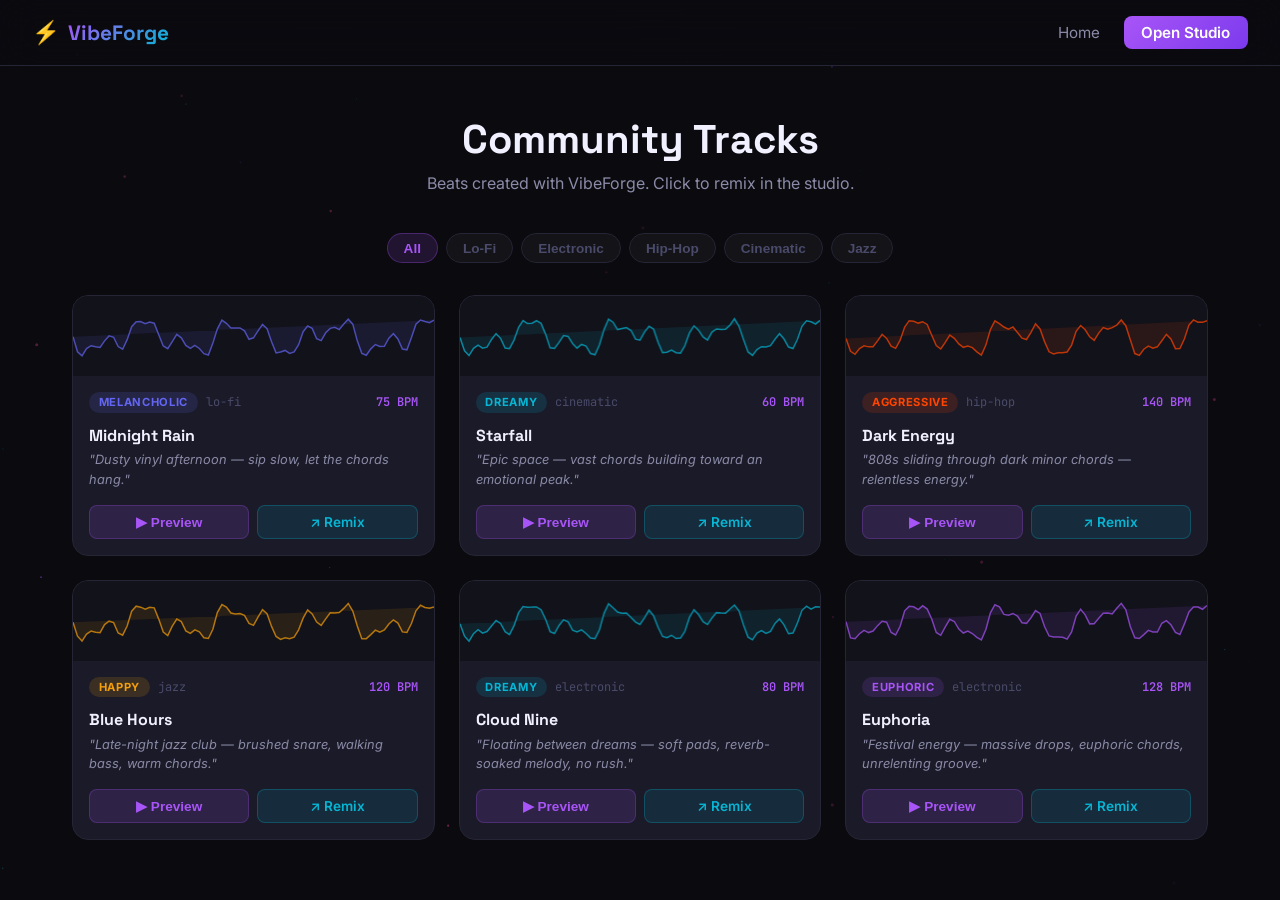
<file: gallery.html>
<!DOCTYPE html>
<html lang="en">
<head>
  <meta charset="UTF-8" />
  <meta name="viewport" content="width=device-width, initial-scale=1.0" />
  <title>VibeForge — Gallery</title>
  <link rel="preconnect" href="https://fonts.googleapis.com" />
  <link rel="preconnect" href="https://fonts.gstatic.com" crossorigin />
  <link href="https://fonts.googleapis.com/css2?family=Space+Grotesk:wght@400;500;600;700&family=Inter:wght@400;500;600&family=JetBrains+Mono:wght@400;600&display=swap" rel="stylesheet" />
  <link rel="stylesheet" href="css/gallery.css" />
</head>
<body>
  <canvas id="bg-canvas"></canvas>

  <nav class="navbar">
    <a href="index.html" class="nav-logo">
      <span class="logo-icon">⚡</span>
      <span class="logo-text">VibeForge</span>
    </a>
    <div class="nav-links">
      <a href="index.html">Home</a>
      <a href="studio.html" class="btn-nav">Open Studio</a>
    </div>
  </nav>

  <main class="gallery-main">
    <div class="gallery-header">
      <h1>Community Tracks</h1>
      <p>Beats created with VibeForge. Click to remix in the studio.</p>
    </div>

    <div class="filter-bar">
      <button class="filter-btn active" data-filter="all">All</button>
      <button class="filter-btn" data-filter="lo-fi">Lo-Fi</button>
      <button class="filter-btn" data-filter="electronic">Electronic</button>
      <button class="filter-btn" data-filter="hip-hop">Hip-Hop</button>
      <button class="filter-btn" data-filter="cinematic">Cinematic</button>
      <button class="filter-btn" data-filter="jazz">Jazz</button>
    </div>

    <div class="tracks-grid" id="tracks-grid">
      <!-- Generated by JS -->
    </div>
  </main>

  <script src="js/gallery.js"></script>
</body>
</html>
</file>
<file: css/gallery.css>
:root {
  --bg-primary: #0A0A0F;
  --bg-surface: #12121A;
  --bg-elevated: #1A1A28;
  --border: #252535;
  --accent-purple: #A855F7;
  --accent-cyan: #06B6D4;
  --accent-amber: #F59E0B;
  --accent-pink: #EC4899;
  --text-primary: #F1F0FF;
  --text-secondary: #8B8BA8;
  --text-muted: #4A4A6A;
  --font-display: 'Space Grotesk', sans-serif;
  --font-body: 'Inter', sans-serif;
  --font-mono: 'JetBrains Mono', monospace;
}

* { margin: 0; padding: 0; box-sizing: border-box; }
body { font-family: var(--font-body); background: var(--bg-primary); color: var(--text-primary); min-height: 100vh; overflow-x: hidden; }

#bg-canvas { position: fixed; inset: 0; z-index: 0; pointer-events: none; }

.navbar {
  position: sticky; top: 0; z-index: 100;
  display: flex; align-items: center; justify-content: space-between;
  padding: 1rem 2rem;
  background: rgba(10,10,15,0.8); backdrop-filter: blur(20px);
  border-bottom: 1px solid var(--border);
}

.nav-logo { display: flex; align-items: center; gap: 0.5rem; font-family: var(--font-display); font-size: 1.3rem; font-weight: 700; text-decoration: none; }
.logo-icon { font-size: 1.4rem; }
.logo-text { background: linear-gradient(135deg, var(--accent-purple), var(--accent-cyan)); -webkit-background-clip: text; -webkit-text-fill-color: transparent; background-clip: text; }

.nav-links { display: flex; align-items: center; gap: 1.5rem; }
.nav-links a { color: var(--text-secondary); text-decoration: none; font-size: 0.95rem; transition: color 0.2s; }
.nav-links a:hover { color: var(--text-primary); }
.btn-nav { background: linear-gradient(135deg, var(--accent-purple), #7C3AED) !important; color: white !important; padding: 0.45rem 1.1rem; border-radius: 8px; font-weight: 600; }

.gallery-main { position: relative; z-index: 1; max-width: 1200px; margin: 0 auto; padding: 3rem 2rem; }

.gallery-header { text-align: center; margin-bottom: 2.5rem; }
.gallery-header h1 { font-family: var(--font-display); font-size: 2.5rem; font-weight: 700; margin-bottom: 0.5rem; }
.gallery-header p { color: var(--text-secondary); }

.filter-bar { display: flex; gap: 0.5rem; flex-wrap: wrap; justify-content: center; margin-bottom: 2rem; }

.filter-btn {
  background: rgba(255,255,255,0.04); border: 1px solid var(--border);
  color: var(--text-muted); padding: 0.4rem 1rem; border-radius: 100px;
  font-size: 0.85rem; font-weight: 600; cursor: pointer; transition: all 0.2s;
}
.filter-btn.active, .filter-btn:hover { background: rgba(168,85,247,0.15); border-color: rgba(168,85,247,0.3); color: var(--accent-purple); }

.tracks-grid { display: grid; grid-template-columns: repeat(auto-fill, minmax(320px, 1fr)); gap: 1.5rem; }

.track-card {
  background: var(--bg-elevated); border: 1px solid var(--border);
  border-radius: 16px; overflow: hidden;
  transition: transform 0.2s, border-color 0.2s;
  animation: fadeUp 0.4s ease both;
}
.track-card:hover { transform: translateY(-3px); border-color: rgba(168,85,247,0.3); }

.track-waveform { height: 80px; background: var(--bg-surface); position: relative; overflow: hidden; }
.track-waveform canvas { width: 100%; height: 100%; display: block; }

.track-body { padding: 1rem; }

.track-meta { display: flex; align-items: center; gap: 0.5rem; margin-bottom: 0.75rem; flex-wrap: wrap; }
.track-mood { padding: 0.2rem 0.6rem; border-radius: 100px; font-size: 0.7rem; font-weight: 700; text-transform: uppercase; letter-spacing: 0.06em; }
.track-genre { font-size: 0.75rem; color: var(--text-muted); font-family: var(--font-mono); }
.track-bpm { margin-left: auto; font-family: var(--font-mono); font-size: 0.75rem; color: var(--accent-purple); font-weight: 600; }

.track-title { font-family: var(--font-display); font-size: 1rem; font-weight: 700; margin-bottom: 0.3rem; }
.track-direction { font-size: 0.8rem; color: var(--text-secondary); line-height: 1.5; margin-bottom: 1rem; font-style: italic; }

.track-actions { display: flex; gap: 0.5rem; }

.btn-play-preview {
  flex: 1; background: rgba(168,85,247,0.15); border: 1px solid rgba(168,85,247,0.25);
  color: var(--accent-purple); padding: 0.5rem; border-radius: 8px;
  font-size: 0.85rem; font-weight: 600; cursor: pointer; transition: background 0.15s;
}
.btn-play-preview:hover { background: rgba(168,85,247,0.25); }
.btn-play-preview.playing { background: rgba(168,85,247,0.3); }

.btn-remix {
  flex: 1; background: rgba(6,182,212,0.12); border: 1px solid rgba(6,182,212,0.25);
  color: var(--accent-cyan); padding: 0.5rem; border-radius: 8px;
  font-size: 0.85rem; font-weight: 600; cursor: pointer; transition: background 0.15s;
  text-decoration: none; text-align: center; display: flex; align-items: center; justify-content: center;
}
.btn-remix:hover { background: rgba(6,182,212,0.22); }

@keyframes fadeUp { from { opacity: 0; transform: translateY(16px); } to { opacity: 1; transform: translateY(0); } }
</file>
